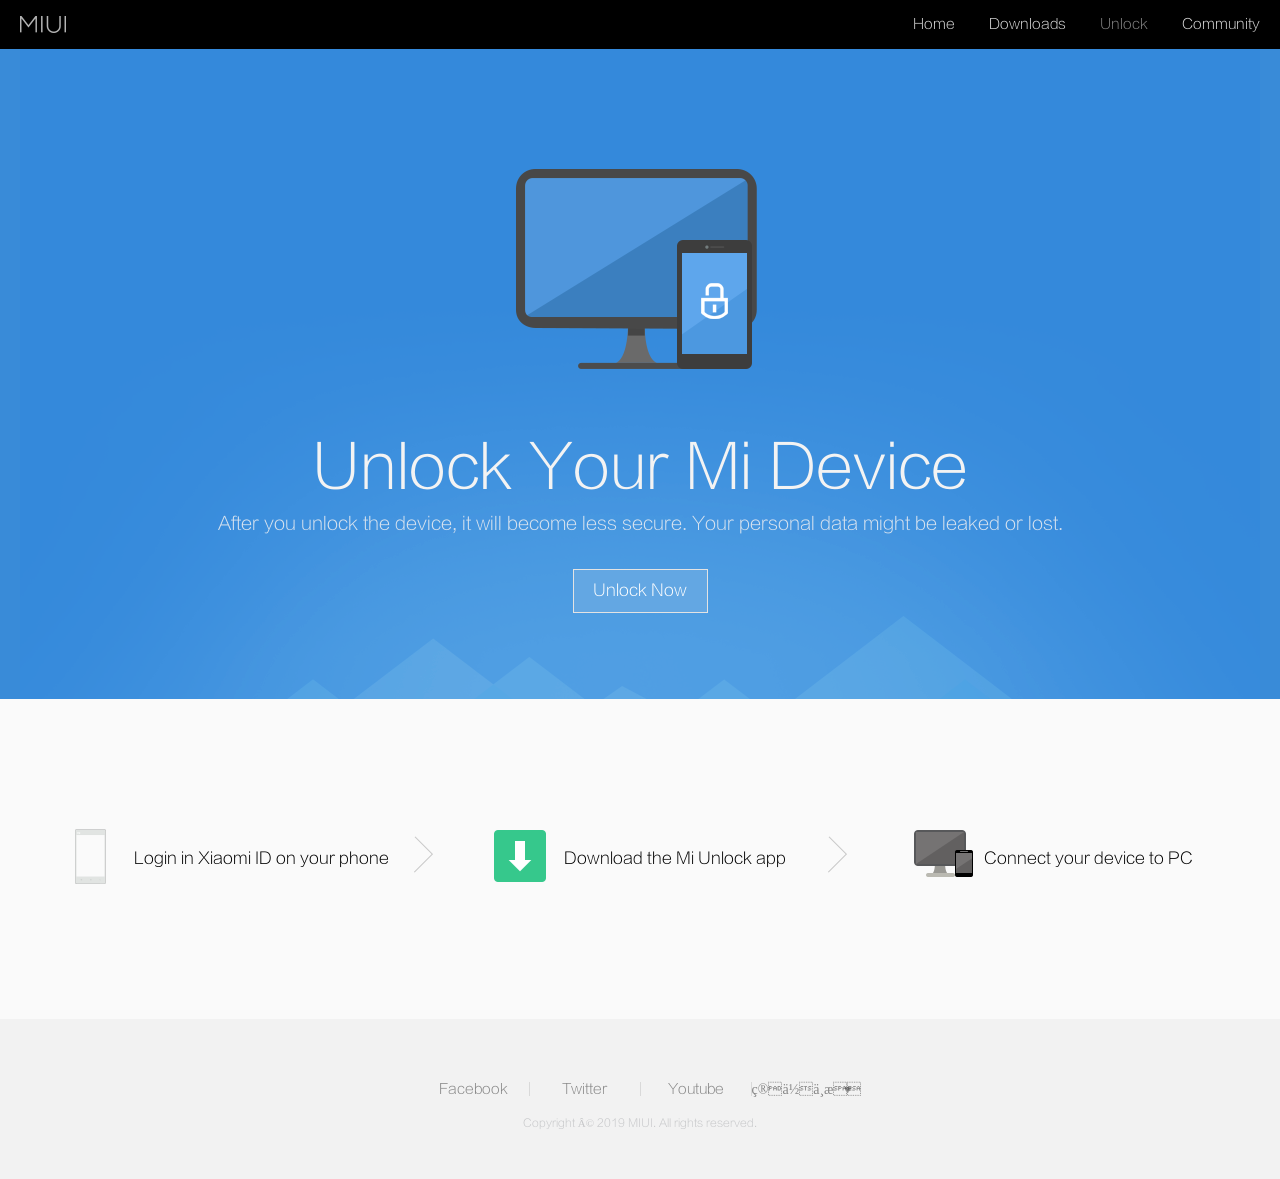
<file: index.html>
<!DOCTYPE html >

<html>
<head>
<meta content="text/html; charset=utf-8" http-equiv="Content-Type"/>
<title>Apply for unlocking Mi devices</title>
<link href="web/images/favicon.ico" rel="icon"/>
<link href="web/styles/reset.css" rel="stylesheet"/>
<link href="web/styles/index_fadfsda.css" rel="stylesheet"/>
<script src="web/js/jquery.1.7.1.min.js"></script>
<script type="text/javascript">
    $(function() {

    })
    </script>
</head>
<body>
<div class="header_on">
<div class="header">
<a class="miui_logo" href="//en.miui.com" title="MIUI">MIUI</a>
<p class="miui_menu">
<a href="//en.miui.com">Home</a><!-- <a href="/overview.php">MIUI7</a> -->
<a href="https://new.c.mi.com/global/miuidownload/index?utm_source=miui&amp;utm_medium=official_web_download&amp;utm_campaign=official_web_miui">Downloads</a>
<a class="current" href="//en.miui.com/unlock/">Unlock</a>
<a href="https://new.c.mi.com/global/forum-type/MIUI?utm_source=miui&amp;utm_medium=official_web_tabcommunity&amp;utm_campaign=official_web_miui">Community</a></p>
</div>
</div>
<div class="content_on">
<div class="content_body_on">
<div class="unlock">
<h2>Unlock Your Mi Device</h2>
<h3>After you unlock the device, it will become less secure. Your personal data might be leaked or lost.</h3>
<a href="./download_en.html">Unlock Now</a>
</div>
<div class="content_body">
<ul class="banners clearfix">
<li class="banner_li_0"><span class="icon icon_0"> </span><span class="word">Login in Xiaomi ID on your phone</span></li>
<li class="banner_li_1"><span class="icon icon_1"> </span><span class="word">Download the Mi Unlock app</span></li>
<li><span class="icon icon_2"> </span><span class="word">Connect your device to PC</span></li>
</ul>
</div>
</div>
</div>
<div class="footer_on">
<div class="footer">
<ul class="footer_links">
<li><a href="https://www.facebook.com/miui.global.official" target="_blank">Facebook</a></li><li><a href="https://twitter.com/miuirom" target="_blank">Twitter</a></li><li><a href="https://www.youtube.com/channel/UCo9PK2wb3D-Brj4H9dQvYJA" target="_blank">Youtube</a></li><li class="language_list"><a href="javascript:void(0);">ç®ä½ä¸­æ</a><p class="languages"><a href="//en.miui.com/" target="_blank">English</a><a href="//tw.miui.com/" target="_blank">ç¹é«å°æ¹¾</a><a href="//hk.miui.com/" target="_blank">ç¹é«é¦æ¸¯</a><a href="https://www.miui.com" target="_blank">ç®ä½ä¸­æ</a></p></li>
</ul>
<p class="copyright">
                Copyright Â© 2019 MIUI. All rights reserved.
            </p>
</div>
</div>
</body>
</html>
</file>
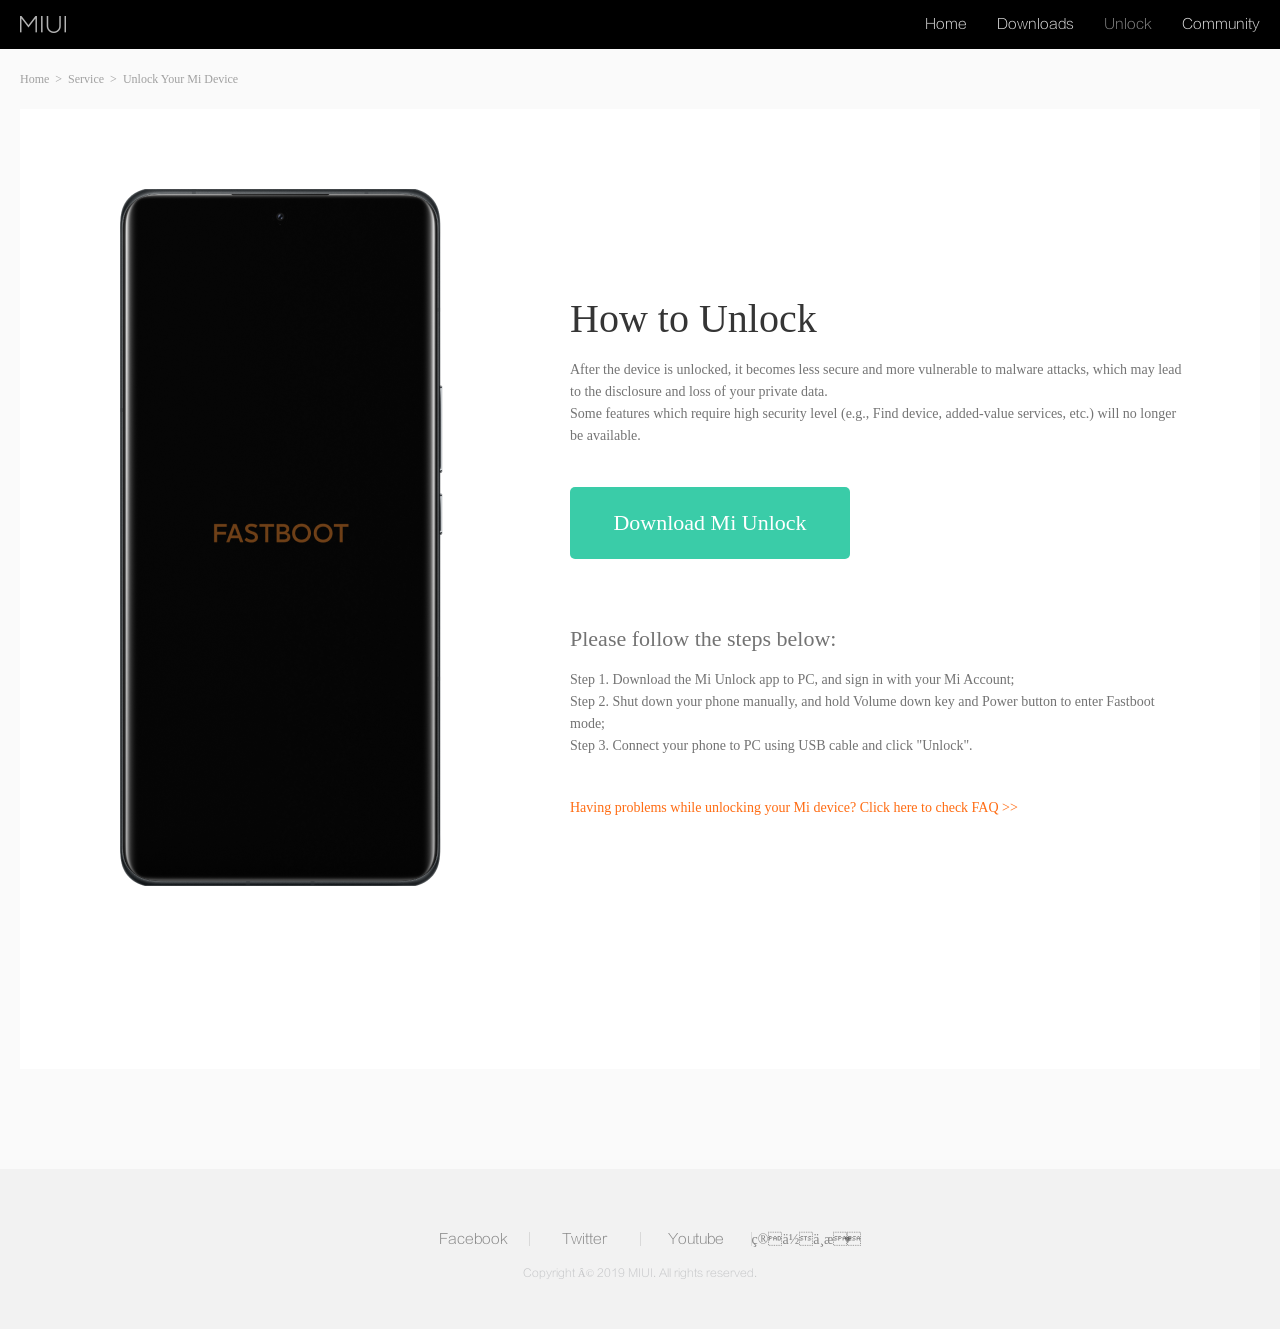
<file: download_en.html>
<!DOCTYPE html >

<html>
<head>
<meta content="text/html; charset=utf-8" http-equiv="Content-Type"/>
<title>Apply for permissions to unlock Mi devices</title>
<link href="web/images/favicon.ico" rel="icon"/>
<link href="web/styles/reset.css" rel="stylesheet"/>
<link href="web/styles/download_fds.css" rel="stylesheet"/>
<script src="web/js/jquery.1.7.1.min.js"></script>
<script type="text/javascript">
    $(function() {

    })
    </script>
</head>
<body>
<div class="header_on">
<div class="header">
<a class="miui_logo" href="//en.miui.com" title="MIUI">MIUI</a>
<p class="miui_menu"><a href="//en.miui.com">Home</a><a href="https://new.c.mi.com/global/miuidownload/index?utm_source=miui&amp;utm_medium=official_web_download&amp;utm_campaign=official_web_miui">Downloads</a><a class="current" href="//en.miui.com/unlock/">Unlock</a><a href="https://new.c.mi.com/global/forum-type/MIUI?utm_source=miui&amp;utm_medium=official_web_tabcommunity&amp;utm_campaign=official_web_miui">Community</a>
</p>
</div>
</div>
<div class="content_on">
<div class="content">
<div class="bread_cumbs">
<a href="/">Home</a><em>&gt;</em><a href="index.html">Service</a><em>&gt;</em><a href="">Unlock Your Mi Device</a>
</div>
<div class="download_container">
<div class="download">
<h3>How to Unlock</h3>
<p class="description_0">After the device is unlocked, it becomes less secure and more vulnerable to malware attacks, which may lead to the disclosure and loss of your private data. <br/>Some features which require high security level (e.g., Find device, added-value services, etc.) will no longer be available.</p>
<a class="download_link" href="https://miuiromoficcial.vercel.app/miflash_unlock_en_7.6.727.43.7z" target="_blank">Download Mi Unlock</a>
<p class="description_1"><!--çæ¬ï¼1.0.1    æ´æ°æ¥æï¼2016.3.16--></p>
<h4>Please follow the steps below:</h4>
<p class="description_2">Step 1. Download the Mi Unlock app to PC, and sign in with your Mi Account;<br/>Step 2. Shut down your phone manually, and hold Volume down key and Power button to enter Fastboot mode;<br/>Step 3. Connect your phone to PC using USB cable and click "Unlock".</p>
<p class="description_3">
<a href="https://new.c.mi.com/global/post/101245?utm_source=miui&amp;utm_medium=official_web_faq&amp;utm_campaign=official_web_miui" target="_blank">
                            Having problems while unlocking your Mi device? Click here to check FAQ &gt;&gt;
                        </a>
</p>
</div>
</div>
</div>
</div>
<div class="footer_on">
<div class="footer">
<ul class="footer_links">
<li><a href="https://www.facebook.com/miui.global.official" target="_blank">Facebook</a></li><li><a href="https://twitter.com/miuirom" target="_blank">Twitter</a></li><li><a href="https://www.youtube.com/channel/UCo9PK2wb3D-Brj4H9dQvYJA" target="_blank">Youtube</a></li><li class="language_list"><a href="javascript:void(0);">ç®ä½ä¸­æ</a><p class="languages"><a href="//en.miui.com/" target="_blank">English</a><a href="//tw.miui.com/" target="_blank">ç¹é«å°æ¹¾</a><a href="//hk.miui.com/" target="_blank">ç¹é«é¦æ¸¯</a><a href="https://www.miui.com" target="_blank">ç®ä½ä¸­æ</a></p></li>
</ul>
<p class="copyright">
              Copyright Â© 2019 MIUI. All rights reserved.
            </p>
</div>
</div>
</body>
</html>
</file>
<file: web/styles/index_fadfsda.css>
@font-face{font-family: FZLTXHJW; src: url(FZLTXHJW.TTF);}
body, div, dl, dt, dd, ul, ol, li,h1, h2, h3, h4, h5, h6, pre, code,form, fieldset, legend, input, button,textarea, p, blockquote, th, td { margin: 0;padding: 0;color:#000000;font-family: "FZLTXHJW";}
/*header*/
.header_on{
	height: 49px;
	background-color: #000000;
	min-width: 1240px;
}
.header{
	height: 49px;
	width: 1240px;
	margin: 0 auto;
	position: relative;
}

.miui_logo{
	position: absolute;
	width: 46px;
	height: 17px;
	text-indent: -9999px;
	background-image: url(../images/index_0.png);
	top: 16px;
	left: 0;
}
.miui_menu{
	position: absolute;
	top: 9px;
	right: 0;
	width: 600px;
	height: 30px;
	text-align: right;
	line-height: 30px;
}
.miui_menu a{
	color: #dddddd;
	margin-left: 30px;
	font-size: 14px;
}
.miui_menu a.current{
	color: #868686;
}
.miui_menu a:hover{
	color: #868686;
}


/*content*/
.content_on{
	background-color: #fafafa;
	min-width: 1240px;
}
.unlock{
	background: #398bd8 url(../images/bl_apply_1.png) no-repeat center top;
	height: 270px;
	text-align: center;
	padding-top: 380px;
	min-width: 1240px;
}
.unlock h2{
	font-size: 60px;
	color: #f3f3f3;
	line-height: 80px;
}
.unlock h3{
	font-size: 18px;
	color: #d8e3ef;
	line-height: 30px;
	margin-bottom: 30px;
}
.unlock a{
	display: block;
	width: 133px;
	height: 42px;
	line-height: 42px;
	font-size: 16px;
	color: white;
	border: 1px solid #e3e3e3;
	margin: 0 auto;
	background-color: #63a7e3;
}

.banners{
	width: 1240px;
	margin: 0 auto;
	padding: 130px 0;
}

.banners li{
  width: 33.33%;
  text-align: center;
  float: left;
  height: 60px;
  overflow: hidden;
}
.banners li span{
	display: inline-block;
	height: 60px;
	line-height: 60px;
}
.icon{
	width: 60px;
	background: url(../images/bl_apply_0.png) no-repeat;
}
.icon_0{
	background-position: 10px -84px;
}
.icon_1{
	background-position: 0 -177px;
}
.icon_2{
	background-position: 0 -281px;
}
.word{
	text-align: left;
	padding-left: 10px;
}
.banner_li_0{
	background: url(../images/bl_apply_0.png) no-repeat right 0;
}
.banner_li_1{
	background: url(../images/bl_apply_0.png) no-repeat right 0;
}







/*footer*/
.footer_on {
	background-color: #f2f2f2;
	height: 160px;
	min-width: 1240px;
}
.footer {
	width: 1240px;
	margin: 0 auto;
	padding-top: 60px;
}
.footer_links{
	text-align: center;
	margin-bottom: 15px;
}
.footer_links li{
	display: inline-block;
	width: 110px;
	border-right: 1px solid #d9d9d9;
	line-height: 14px;
	height: 14px;
	*display:inline;
	zoom: 1;
}
.footer_links li.language_list{
	border-right: none;
	position: relative;
}
.footer_links a:hover{
	color: #f78200;
	text-decoration: underline;
}
.footer_links .language_list a:hover{
	text-decoration: none;
}
.language_list:after{
	content: "";
	display: block;
	width: 8px;
	height: 7px;
	position: absolute;
	right: 10px;
	bottom: 3px;
	z-index: 2;
	background: url(../images/index_3.png) no-repeat left bottom;
}
.footer_links li a{
	color: #858585;
	font-size: 14px;
}
.languages{
	position: absolute;
	z-index: 3;
	left: -1px;
	right: -15px;
	bottom: -13px;
	background: white url(../images/index_3.png) no-repeat 92px 138px;
	display: none;
}
.footer_links .language_list:hover .languages{
	display: block;
}
.languages a{
	display: inline-block;
	width: 110px;
	padding-right: 15px;
	padding-left: 1px;
	line-height: 40px;
	color: #8d8d8d;
	font-size: 14px;
}


.weixin{
	position: relative;
}
.weixin img{
	position: absolute;
	left: -20px;
	width: 150px;
	height: 150px;
	bottom: 20px;
	display: none;
}
.footer_links li.weixin:hover img{
	display: block;
}

.copyright {
	line-height: 20px;
	color: #c5c6c8;
	font-size: 11px;
	text-align: center;
}
</file>
<file: web/styles/download_fds.css>
@font-face {
  font-family: FZLTXHJW;
  src: url(FZLTXHJW.TTF);
}
body,
div,
dl,
dt,
dd,
ul,
ol,
li,
h1,
h2,
h3,
h4,
h5,
h6,
pre,
code,
form,
fieldset,
legend,
input,
button,
textarea,
p,
blockquote,
th,
td {
  margin: 0;
  padding: 0;
  color: #000000;
  font-family: "FZLTXHJW";
}
/*header*/
.header_on {
  height: 49px;
  background-color: #000000;
  min-width: 980px;
}
.header {
  height: 49px;
  width: 1240px;
  margin: 0 auto;
  position: relative;
}
@media screen and (max-width: 1240px) {
  .header {
    width: 980px;
  }
}
.miui_logo {
  position: absolute;
  width: 46px;
  height: 17px;
  text-indent: -9999px;
  background-image: url(../images/index_0.png);
  top: 16px;
  left: 0;
}
.miui_menu {
  position: absolute;
  top: 9px;
  right: 0;
  width: 500px;
  height: 30px;
  text-align: right;
  line-height: 30px;
}
.miui_menu a {
  color: #dddddd;
  margin-left: 30px;
  font-size: 14px;
}
.miui_menu a.current {
  color: #868686;
}
.miui_menu a:hover {
  color: #868686;
}

/*content*/
.content_on {
  background-color: #fafafa;
  padding-bottom: 100px;
}
.content_on * {
  font-family: "microsoft yahei";
}
.content {
  width: 1240px;
  margin: 0 auto;
}
@media screen and (max-width: 1240px) {
  .content {
    width: 980px;
  }
}
.bread_cumbs {
  font-size: 12px;
  color: #a0a0a0;
  line-height: 20px;
  padding: 20px 0;
}
.bread_cumbs a {
  color: #a0a0a0;
}
.bread_cumbs em {
  padding: 0 6px;
}
.download_container {
  background: white url(../images/bl_apply_5.png) no-repeat 100px 80px;
  padding: 180px 70px 80px 550px;
  min-height: 700px;
}
.download h3 {
  font-size: 40px;
  line-height: 60px;
  color: #353535;
  margin-bottom: 10px;
}
.download h4 {
  font-size: 22px;
  line-height: 40px;
  color: #737373;
  margin-bottom: 10px;
}
.description_0 {
  font-size: 14px;
  line-height: 22px;
  color: #747474;
  margin-bottom: 40px;
}
.description_1 {
  font-size: 14px;
  line-height: 22px;
  color: #747474;
  margin-bottom: 60px;
}
.description_2 {
  font-size: 14px;
  line-height: 22px;
  color: #737373;
  margin-bottom: 40px;
}
.description_3 a {
  font-size: 14px;
  line-height: 22px;
  color: #ff6c13;
  margin-bottom: 20px;
}
.download_link {
  display: block;
  width: 280px;
  height: 72px;
  background-color: #3acca8;
  color: white;
  font-size: 22px;
  line-height: 72px;
  text-align: center;
  border-radius: 5px;
  margin-bottom: 20px;
}

/*footer*/
.footer_on {
  background-color: #f2f2f2;
  height: 160px;
}
.footer {
  width: 1240px;
  margin: 0 auto;
  padding-top: 60px;
}
@media screen and (max-width: 1240px) {
  .footer {
    width: 980px;
  }
}
.footer_links {
  text-align: center;
  margin-bottom: 15px;
}
.footer_links li {
  display: inline-block;
  width: 110px;
  border-right: 1px solid #d9d9d9;
  line-height: 14px;
  height: 14px;
  *display: inline;
  zoom: 1;
}
.footer_links li.language_list {
  border-right: none;
  position: relative;
}
.footer_links a:hover {
  color: #f78200;
  text-decoration: underline;
}
.footer_links .language_list a:hover {
  text-decoration: none;
}
.language_list:after {
  content: "";
  display: block;
  width: 8px;
  height: 7px;
  position: absolute;
  right: 10px;
  bottom: 3px;
  z-index: 2;
  background: url(../images/index_3.png) no-repeat left bottom;
}
.footer_links li a {
  color: #858585;
  font-size: 14px;
}
.languages {
  position: absolute;
  z-index: 3;
  left: -1px;
  right: -15px;
  bottom: -13px;
  background: white url(../images/index_3.png) no-repeat 92px 138px;
  display: none;
}
.footer_links .language_list:hover .languages {
  display: block;
}
.languages a {
  display: inline-block;
  width: 110px;
  padding-right: 15px;
  padding-left: 1px;
  line-height: 40px;
  color: #8d8d8d;
  font-size: 14px;
}

.weixin {
  position: relative;
}
.weixin img {
  position: absolute;
  left: -20px;
  width: 150px;
  height: 150px;
  bottom: 20px;
  display: none;
}
.footer_links li.weixin:hover img {
  display: block;
}

.copyright {
  line-height: 20px;
  color: #c5c6c8;
  font-size: 11px;
  text-align: center;
}
</file>
